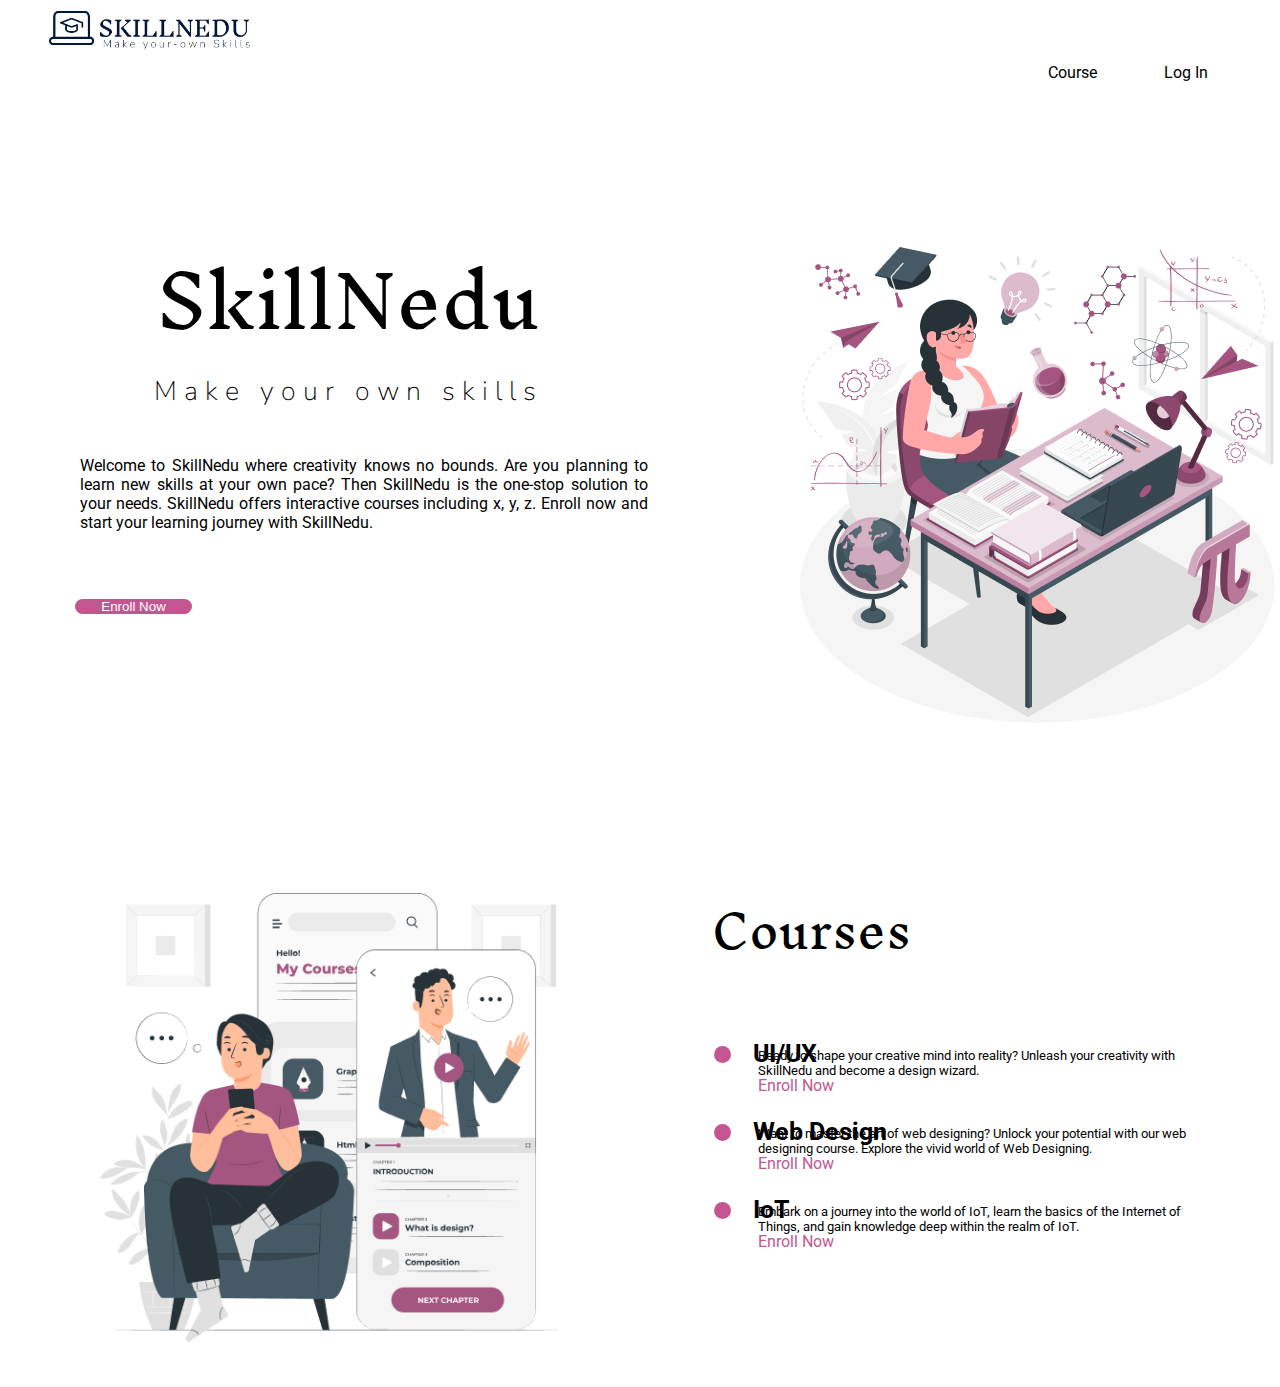
<file: index.html>
<!DOCTYPE html>
<html lang="en">
<head>
    <meta charset="UTF-8">
    <meta name="viewport" content="width=device-width, initial-scale=1.0">
    <title>SkillNedu</title>
    <link rel="preconnect" href="https://fonts.googleapis.com">
    <link rel="preconnect" href="https://fonts.gstatic.com">
    <link href="https://fonts.googleapis.com/css2?family=Inknut+Antiqua:wght@300;400;500;600;700;800;900&family=Josefin+Sans:ital,wght@0,100..700;1,100..700&family=Nunito+Sans:ital,opsz,wght@0,6..12,200..1000;1,6..12,200..1000&family=Open+Sans&family=Poppins:wght@300;400;500;600&family=Roboto&display=swap" rel="stylesheet">
    <link rel="stylesheet" href="https://cdn.jsdelivr.net/npm/bootstrap@5.0.2/dist/css/bootstrap.min.css" integrity="sha384-EVSTQN3/azprG1Anm3QDgpJLIm9Nao0Yz1ztcQTwFspd3yD65VohhpuuCOmLASjC" crossorigin="anonymous">
    <link rel="stylesheet" href="style.css">
    <link rel="website icon" type="png" href="/images/linklogo.png">
</head>
<body>
    <nav class="navbar">
        <div class="nav-main">
            <a href="/index.html" class="navbar-brand">
                <img src="/images/logo.png" alt="Logo" id="logoimage">
            </a>
            <div class="tbar">
                <button class="navbar-toggler" aria-label="Toggle navigation" id="navbar-toggler">
                    <span class="navbar-toggler-icon">&#9776;</span>
                </button>
            </div>
        </div>
        <div id="navbar-menu">
            <ul class="navbar-nav">
                <li class="nav-item">
                    <a class="nav-link" href="#right-side" id="cor">Course</a>
                </li>
                <li class="nav-item">
                    <a class="nav-link" href="/log/login.html" id="login">Log In</a>
                </li>
            </ul>
        </div>
    </nav>

    <section id="course">
        <div class="home">
            <div class="details">
                <div class="title">
                    <h1>SkillNedu</h1>
                    <p>Make your own skills</p>
                </div>
                <p class="para">
                    Welcome to SkillNedu where creativity knows no bounds.
                    Are you planning to learn new skills at your own pace? Then SkillNedu is the one-stop solution to your needs.
                    SkillNedu offers interactive courses including x, y, z.
                    Enroll now and start your learning journey with SkillNedu.
                </p>
                <a href="#"><button class="btn">Enroll Now</button></a>
            </div>
            <img src="/images/home.png" alt="home">
        </div>
    </section>

    <section id="course-details">
        <div class="split-container">
            <div class="left-side">
                <img src="/images/abt.png" alt="Left Image">
            </div>
            <div class="right-side">
                <h1>Courses</h1>
                <a href="/course/ui.html" class="c-a"> 
                    <div class="card">
                        <div class="card-header">
                            <svg xmlns="http://www.w3.org/2000/svg" width="18" height="18" fill="currentColor" class="bi bi-circle-fill" viewBox="0 0 17 17">
                                <circle cx="9" cy="9" r="8"/>
                            </svg>
                            <b>UI/UX</b>
                        </div>
                        <div class="card-body">
                            <p class="card-text">Ready to shape your creative mind into reality? Unleash your creativity with SkillNedu and become a design wizard.</p>
                            <a href="#" class="en">Enroll Now</a>
                        </div>
                    </div>
                </a>
                <a href="/course/web.html" class="c-a">
                    <div class="card">
                        <div class="card-header">
                            <svg xmlns="http://www.w3.org/2000/svg" width="18" height="18" fill="currentColor" class="bi bi-circle-fill" viewBox="0 0 17 17">
                                <circle cx="9" cy="9" r="8"/>
                            </svg>
                            <b>Web Design</b>
                        </div>
                        <div class="card-body">
                            <p class="card-text">Want to master the art of web designing? Unlock your potential with our web designing course. Explore the vivid world of Web Designing.</p>
                            <a href="#" class="en">Enroll Now</a>
                        </div>
                    </div>
                </a>
                <a href="/course/iot.html" class="c-a">
                    <div class="card">
                        <div class="card-header">
                            <svg xmlns="http://www.w3.org/2000/svg" width="18" height="18" fill="currentColor" class="bi bi-circle-fill" viewBox="0 0 17 17">
                                <circle cx="9" cy="9" r="8"/>
                            </svg>
                            <b>IoT</b>
                        </div>
                        <div class="card-body">
                            <p class="card-text">Embark on a journey into the world of IoT, learn the basics of the Internet of Things, and gain knowledge deep within the realm of IoT.</p>
                            <a href="#" class="en">Enroll Now</a>
                        </div>
                    </div>
                </a>
            </div>
        </div>
    </section>

    <script src="main.js"></script>
    <script src="https://cdn.jsdelivr.net/npm/@popperjs/core@2.9.3/dist/umd/popper.min.js" integrity="sha384-eMN6XTg5Up3KlmjS2t5dywzxdwx9nF3sHxP6XpL0I1P5i1jK7h6piuL5kF0e6a9S" crossorigin="anonymous"></script>
    <script src="https://cdn.jsdelivr.net/npm/bootstrap@5.1.0/dist/js/bootstrap.min.js" integrity="sha384-cn7l7gDp0eyB2e5nQ5xdtk1Ir8GgWiG0C/mSVIYIK6OlQV0FNKUR5paJ6S9HR0/f" crossorigin="anonymous"></script>
</body>
</html>
</file>
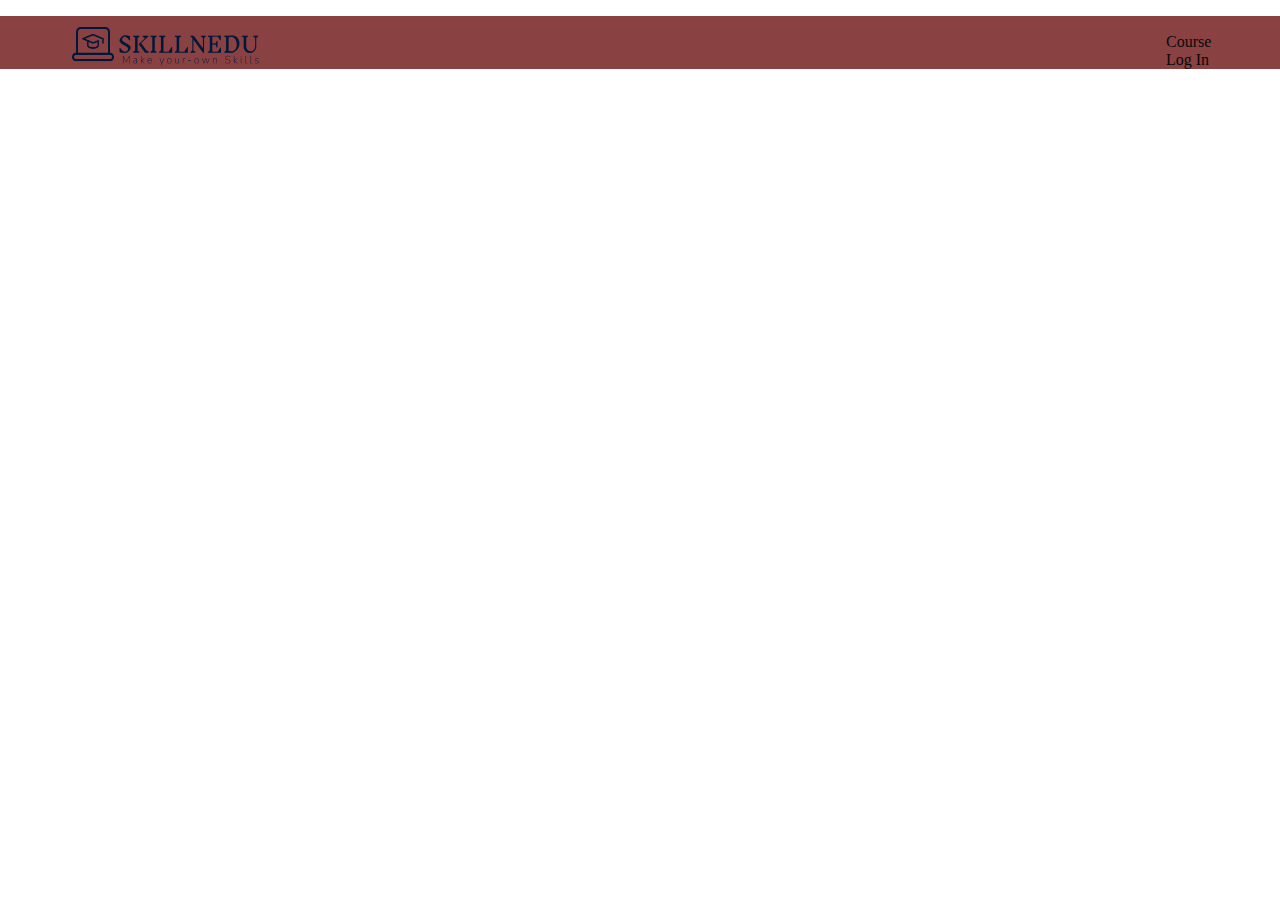
<file: test.html>
<!DOCTYPE html>
<html lang="en">
<head>
    <meta charset="UTF-8">
    <meta name="viewport" content="width=device-width, initial-scale=1.0">
    <title>Document</title>
</head>

<style>
    
    *{
        margin: 0;
        padding: 0;
        
    }
    .navbar{
        margin: 1em;
    }
    .navigation{
        background-color: #894141;
    }
    
    
    
    .logo img{
        height: 56px;
        width: 188px;
    }
    .navbar .logo{
        margin-left: 3.5em;
    }
    .navbar .link{
        margin-top: -2.7em;
        margin-left: 71em;
        
    }
    .link a{
        padding: 14px;
        text-decoration: none;
        color: #090909;
        
    }
    </style>
<body>
    

    <header>
        <div class="navigation">
            <div class="navbar">
                <nav>
                    <div class="logo">
                        <img src="/images/logo.png" alt="">
                    </div>
                    <div class="link">
                        <a href="#course" id="cor" >Course</a>
                        <a href="#" id="login">Log In</a>
                    </div>            
                </nav>
            </div>
        </div>
    </header>



</body>
</html>
</file>
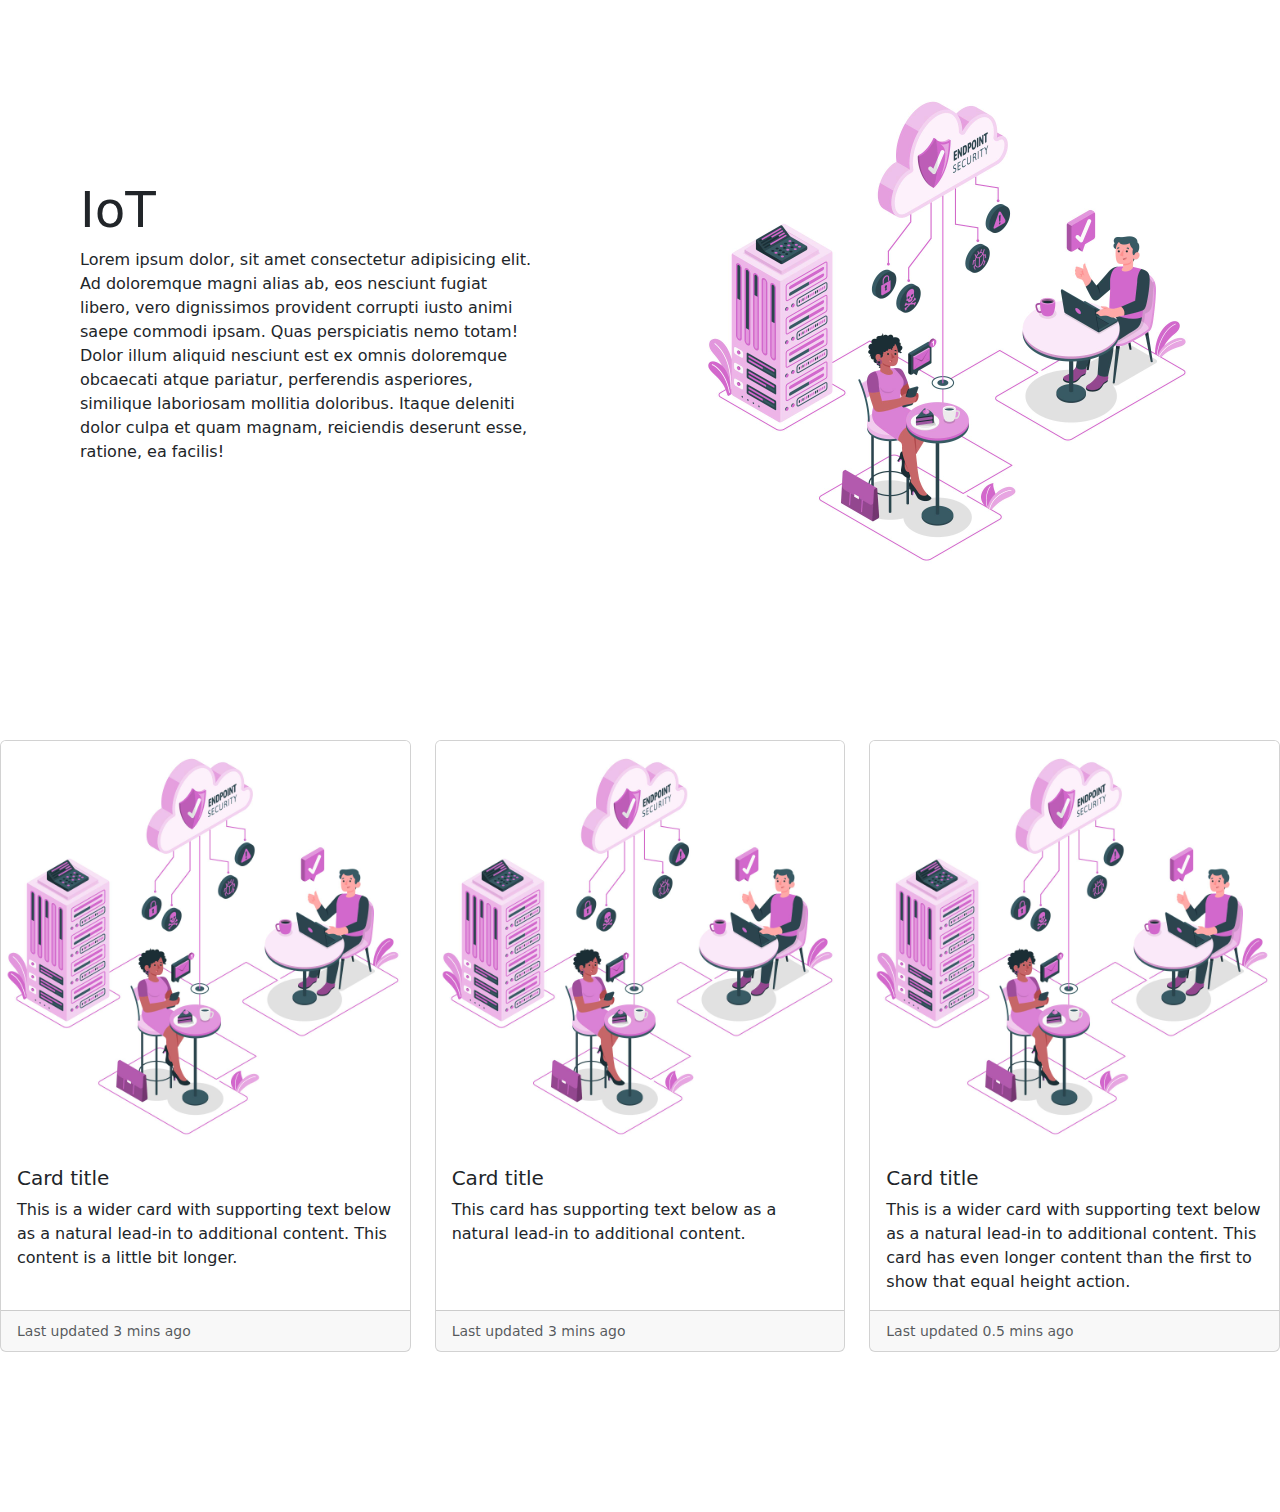
<file: course/iot.html>
<!DOCTYPE html>
<html lang="en">
<head>
    <meta charset="UTF-8">
    <meta name="viewport" content="width=device-width, initial-scale=1.0">
    <title>SkillNedu</title>
    <link rel="website icon" type="png" href="/images/linklogo.png">
    <link href="https://cdn.jsdelivr.net/npm/bootstrap@5.3.3/dist/css/bootstrap.min.css" rel="stylesheet">
    <link rel="stylesheet" href="/root.css">
    <link rel="stylesheet" href="iot.css">
</head>
<body>
   <div class="con">
        <section class="b">
            <div class="l">
                <h2>IoT</h2>
                <p>Lorem ipsum dolor, sit amet consectetur adipisicing elit. Ad doloremque magni alias ab, eos nesciunt fugiat libero, vero dignissimos provident corrupti iusto animi saepe commodi ipsam. Quas perspiciatis nemo totam!
                Dolor illum aliquid nesciunt est ex omnis doloremque obcaecati atque pariatur, perferendis asperiores, similique laboriosam mollitia doloribus. Itaque deleniti dolor culpa et quam magnam, reiciendis deserunt esse, ratione, ea facilis!</p>
            </div>
            <div class="r">
                <img src="/images/web.jpg" alt="" class="rimg">

            </div>
        </section>

        <section class="c">
            <div class="row row-cols-1 row-cols-md-3 g-4">
                <div class="col">
                  <div class="card h-100">
                    <img src="/images/web.jpg" class="card-img-top" alt="...">
                    <div class="card-body">
                      <h5 class="card-title">Card title</h5>
                      <p class="card-text">This is a wider card with supporting text below as a natural lead-in to additional content. This content is a little bit longer.</p>
                    </div>
                    <div class="card-footer">
                      <small class="text-body-secondary">Last updated 3 mins ago</small>
                    </div>
                  </div>
                </div>
                <div class="col">
                  <div class="card h-100">
                    <img src="/images/web.jpg" class="card-img-top" alt="...">
                    <div class="card-body">
                      <h5 class="card-title">Card title</h5>
                      <p class="card-text">This card has supporting text below as a natural lead-in to additional content.</p>
                    </div>
                    <div class="card-footer">
                      <small class="text-body-secondary">Last updated 3 mins ago</small>
                    </div>
                  </div>
                </div>
                <div class="col">
                  <div class="card h-100">
                    <img src="/images/web.jpg" class="card-img-top" alt="...">
                    <div class="card-body">
                      <h5 class="card-title">Card title</h5>
                      <p class="card-text">This is a wider card with supporting text below as a natural lead-in to additional content. This card has even longer content than the first to show that equal height action.</p>
                    </div>
                    <div class="card-footer">
                      <small class="text-body-secondary">Last updated 0.5 mins ago</small>
                    </div>
                  </div>
                </div>
              </div>
        </section>
   </div>



   <script src="https://cdn.jsdelivr.net/npm/bootstrap@5.3.3/dist/js/bootstrap.bundle.min.js"></script>
</body>
</html>
</file>
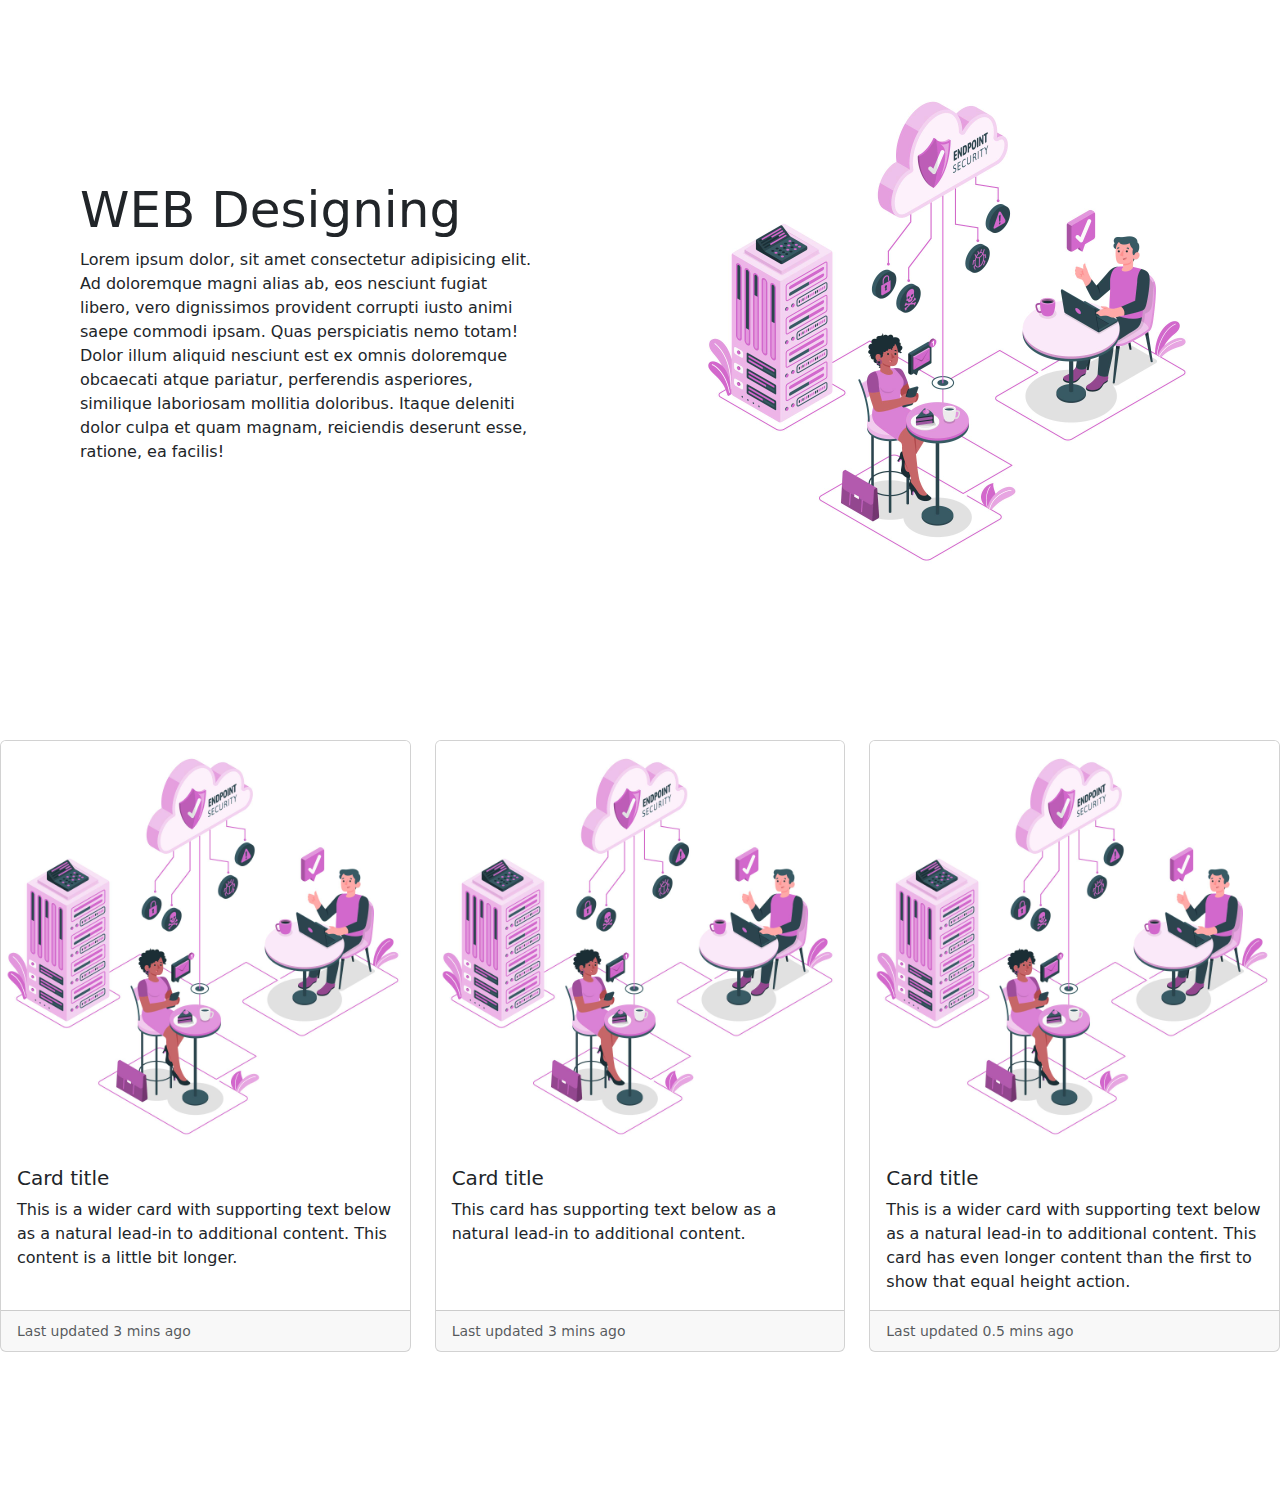
<file: course/web.html>
<!DOCTYPE html>
<html lang="en">
<head>
    <meta charset="UTF-8">
    <meta name="viewport" content="width=device-width, initial-scale=1.0">
    <title>SkillNedu</title>
    <link rel="website icon" type="png" href="/images/linklogo.png">
    <link href="https://cdn.jsdelivr.net/npm/bootstrap@5.3.3/dist/css/bootstrap.min.css" rel="stylesheet">
    <link rel="stylesheet" href="web.css">
</head>
<body>
   <div class="con">
        <section class="b">
            <div class="l">
                <h2>WEB Designing</h2>
                <p>Lorem ipsum dolor, sit amet consectetur adipisicing elit. Ad doloremque magni alias ab, eos nesciunt fugiat libero, vero dignissimos provident corrupti iusto animi saepe commodi ipsam. Quas perspiciatis nemo totam!
                Dolor illum aliquid nesciunt est ex omnis doloremque obcaecati atque pariatur, perferendis asperiores, similique laboriosam mollitia doloribus. Itaque deleniti dolor culpa et quam magnam, reiciendis deserunt esse, ratione, ea facilis!</p>
            </div>
            <div class="r">
                <img src="/images/web.jpg" alt="" class="rimg">

            </div>
        </section>

        <section class="c">
            <div class="row row-cols-1 row-cols-md-3 g-4">
                <div class="col">
                  <div class="card h-100">
                    <img src="/images/web.jpg" class="card-img-top" alt="...">
                    <div class="card-body">
                      <h5 class="card-title">Card title</h5>
                      <p class="card-text">This is a wider card with supporting text below as a natural lead-in to additional content. This content is a little bit longer.</p>
                    </div>
                    <div class="card-footer">
                      <small class="text-body-secondary">Last updated 3 mins ago</small>
                    </div>
                  </div>
                </div>
                <div class="col">
                  <div class="card h-100">
                    <img src="/images/web.jpg" class="card-img-top" alt="...">
                    <div class="card-body">
                      <h5 class="card-title">Card title</h5>
                      <p class="card-text">This card has supporting text below as a natural lead-in to additional content.</p>
                    </div>
                    <div class="card-footer">
                      <small class="text-body-secondary">Last updated 3 mins ago</small>
                    </div>
                  </div>
                </div>
                <div class="col">
                  <div class="card h-100">
                    <img src="/images/web.jpg" class="card-img-top" alt="...">
                    <div class="card-body">
                      <h5 class="card-title">Card title</h5>
                      <p class="card-text">This is a wider card with supporting text below as a natural lead-in to additional content. This card has even longer content than the first to show that equal height action.</p>
                    </div>
                    <div class="card-footer">
                      <small class="text-body-secondary">Last updated 0.5 mins ago</small>
                    </div>
                  </div>
                </div>
              </div>
        </section>
   </div>



   <script src="https://cdn.jsdelivr.net/npm/bootstrap@5.3.3/dist/js/bootstrap.bundle.min.js"></script>
</body>
</html>
</file>
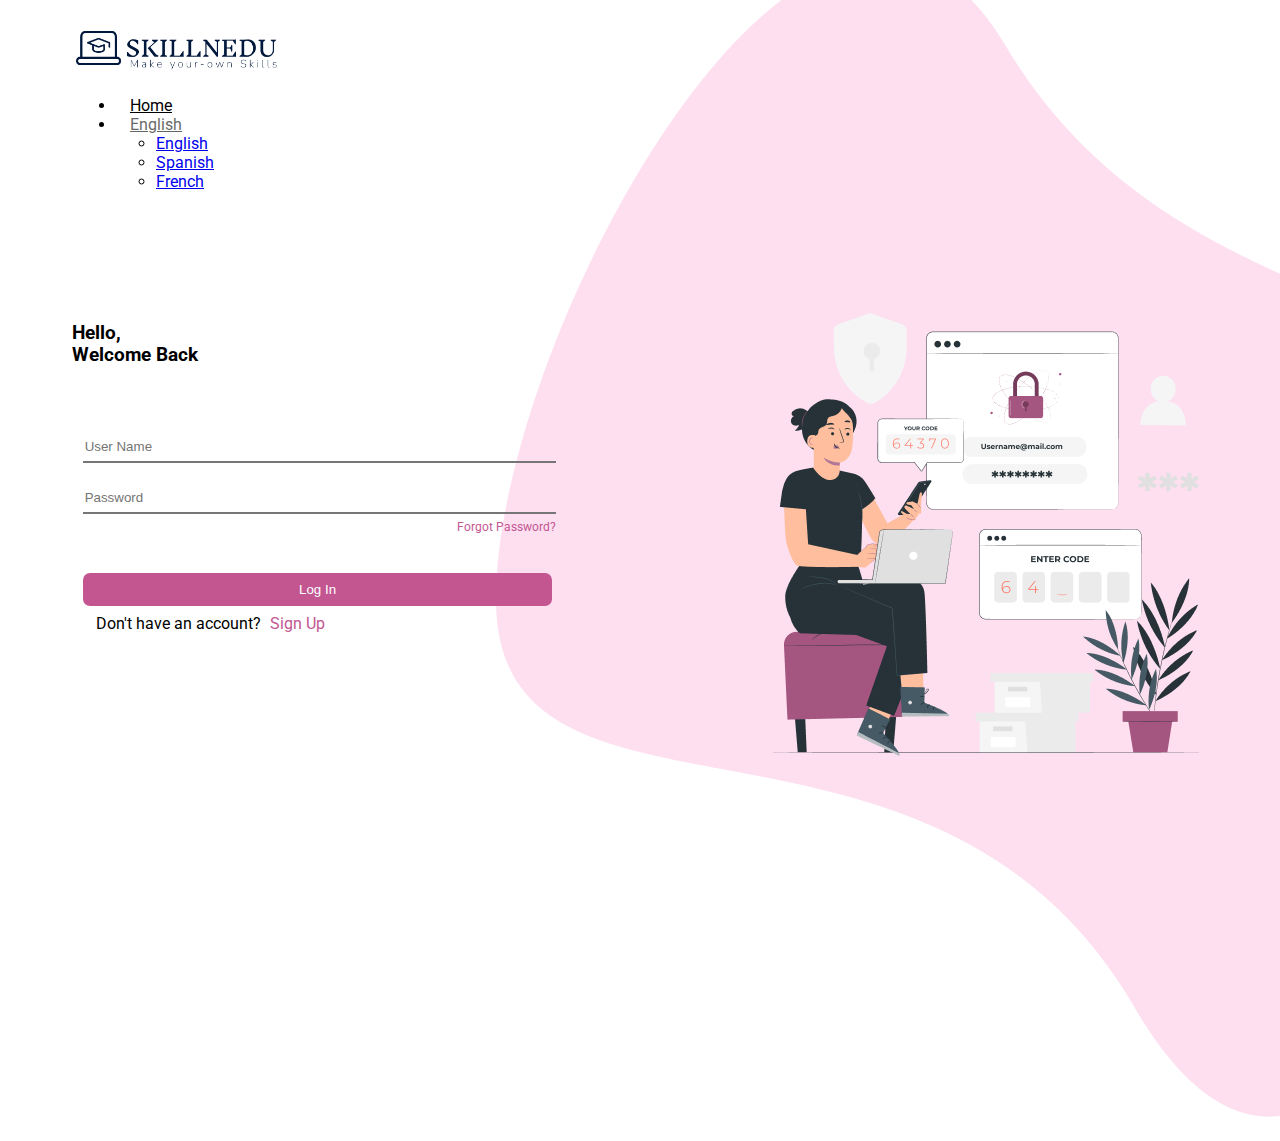
<file: log/login.html>
<!DOCTYPE html>
<html lang="en">
<head>
    <meta charset="UTF-8">
    <meta name="viewport" content="width=device-width, initial-scale=1.0">
    <title>SkillNedu</title>
    <link rel="preconnect" href="https://fonts.googleapis.com">
    <link rel="preconnect" href="https://fonts.gstatic.com" crossorigin>
    <link href="https://fonts.googleapis.com/css2?family=Inknut+Antiqua:wght@300;400;500;600;700;800;900&family=Josefin+Sans:ital,wght@0,100..700;1,100..700&family=Nunito+Sans:ital,opsz,wght@0,6..12,200..1000;1,6..12,200..1000&family=Open+Sans&family=Poppins:wght@300;400;500;600&family=Roboto&display=swap" rel="stylesheet">
    <link href="https://cdn.jsdelivr.net/npm/bootstrap@5.0.2/dist/css/bootstrap.min.css" rel="stylesheet" integrity="sha384-EVSTQN3/azprG1Anm3QDgpJLIm9Nao0Yz1ztcQTwFspd3yD65VohhpuuCOmLASjC" crossorigin="anonymous">
    <link rel="stylesheet" href="https://cdnjs.cloudflare.com/ajax/libs/font-awesome/6.5.2/css/all.min.css" integrity="sha512-SnH5WK+bZxgPHs44uWIX+LLJAJ9/2PkPKZ5QiAj6Ta86w+fsb2TkcmfRyVX3pBnMFcV7oQPJkl9QevSCWr3W6A==" crossorigin="anonymous" referrerpolicy="no-referrer" />
    <link rel="icon" href="/images/linklogo.png" type="image/png">
    <link rel="stylesheet" href="login.css">
</head>
<body>
    <nav class="navbar navbar-expand-lg">
        <div class="container-fluid">
            <a class="navbar-brand" href="/index.html">
                <img src="/images/logo.png" alt="Logo">
            </a>
            <div class="collapse navbar-collapse justify-content-end" id="navbarNav">
                <ul class="navbar-nav">
                    <li class="nav-item">
                        <a class="nav-link" href="/index.html">Home</a>
                    </li>
                    <li class="nav-item dropdown">
                        <a class="nav-link dropdown-toggle disabled" href="#" id="navbarDropdown" role="button" data-bs-toggle="dropdown" aria-expanded="false">
                            English
                        </a>
                        <ul class="dropdown-menu" aria-labelledby="navbarDropdown">
                            <li><a class="dropdown-item" href="#">English</a></li>
                            <li><a class="dropdown-item" href="#">Spanish</a></li>
                            <li><a class="dropdown-item" href="#">French</a></li>
                            <!-- Add more language options as needed -->
                        </ul>
                    </li>
                </ul>
            </div>
        </div>
    </nav>

    <div class="con">
        <div class="left">
            <div class="login">
                <h3>Hello,<br>Welcome Back</h3>
            </div>

            <form>
                <p class="password-container">
                    <input type="text" name="username" id="Username" placeholder="User Name">
                </p>
                <p class="password-container">
                    <input type="password" name="password" id="password" placeholder="Password" aria-describedby="passwordHelpBlock" autocomplete="current-password">
                    <i class="fas fa-eye-slash" id="togglePassword"></i>
                </p>
                
                <a href="#" id="fp">Forgot Password?</a>
                <br>
                <button type="submit" id="submit" class="btn">
                    Log In
                </button>
                <p class="signuptext">Don't have an account? <a href="/log/sign.html">Sign Up</a></p>
            </form>
        </div>

        <div class="right">
            <img src="/images/login.png" alt="login img">
        </div>
    </div>

    <script src="/log/login.js"></script>
</body>
</html>
</file>
<file: style.css>
@import url('https://fonts.googleapis.com/css2?family=Inknut+Antiqua:wght@300;400;500;600;700;800;900&family=Josefin+Sans:ital,wght@0,100..700;1,100..700&family=Nunito+Sans:ital,opsz,wght@0,6..12,200..1000;1,6..12,200..1000&family=Open+Sans&family=Poppins:wght@300;400;500;600&family=Roboto&display=swap');

:root {
    --primary-color: #C35691;
    --primary-black: #000;
    --primary-white: #fff;
}

* {
    margin: 0;
    padding: 0;
    box-sizing: border-box;
}

body {
    padding-bottom: 20px;
    font-family: 'Roboto', sans-serif;
}

.navbar {
    position: fixed;
    width: 100%;
    margin-top: -13em;
    background-color: var(--primary-white);
}

.nav-main {
    display: flex;
    justify-content: space-between;
    padding: 0em 5em 0.2em 5em;
}

.navbar-brand img {
    height: 56px;
    margin-left: -31px;
}

.navbar-toggler {
    display: none;
    background: none;
    border: none;
    font-size: 1.5rem;
    color: var(--primary-color);
    margin-left: 5em;
    cursor: pointer;
}

.navbar-toggler-icon {
    color: var(--primary-color);
}

.navbar-nav {
    display: flex;
    justify-content: flex-end;
    flex-direction: row;
    list-style-type: none;
}

.nav-item {
    margin-right: 1em;
    width: 100px;
}

.nav-link {
    text-decoration: none;
    color: var(--primary-black);
}

.nav-link:hover {
    color: var(--primary-color);
}

.home .details {
    height: 500px;
    width: 600px;
    margin-top: 13em;
    margin-left: 3em;
}

.home .details .title h1 {
    text-align: center;
    font-family: 'Inknut Antiqua', sans-serif;
    font-size: 71px;
    font-weight: lighter;
}

.home .details .title p {
    text-align: center;
    font-family: 'Nunito Sans', sans-serif;
    font-size: 27px;
    font-weight: 100;
    letter-spacing: 7px;
    line-height: 5%;
}

.home .details .para {
    margin-left: 2em;
    margin-top: 4em;
    text-align: justify;
    margin-bottom: 4em;
    font-family: "Roboto", sans-serif;
}

.home img {
    margin-left: 50em;
    margin-top: -40em;
}

.btn {
    margin-left: 2em;
    padding-left: 2em;
    padding-right: 2em;
    color: var(--primary-white);
    border: none;
    border-radius: 20px;
    cursor: pointer;
    transition: background-color 0.3s ease;
    background-color: var(--primary-color);
}

.btn a {
    color: var(--primary-white);
    text-decoration: none;
}

.btn:hover {
    background-color: transparent;
    border: 2px solid var(--primary-color);
    color: var(--primary-color);
}

.btn:focus,
.btn:active {
    outline: none;
    box-shadow: none;
}

#course {
    margin-bottom: 50px;
}

.split-container {
    display: flex;
    align-items: center;
    justify-content: space-around;
    padding: 20px;
}

.left-side {
    flex: 1;
}

.left-side img {
    margin-left: 5em;
    margin-top: 6em;
    height: 450px;
    width: auto;
}

.right-side {
    flex: 1;
    margin-left: 9em;
    font-family: "Roboto", sans-serif;
}

.right-side h1 {
    font-family: "Inknut Antiqua", sans-serif;
    font-size: 45px;
    margin-bottom: 50px;
    font-weight: 300;
}

.card {
    border-radius: 5px;
    padding: 1px;
    margin-bottom: 20px;
    margin-right: 50px;
    border: none;
    transition: transform 0.3s ease;
}

.card:hover {
    transform: translateY(-5px);
    cursor: pointer;
}

.card::before {
    content: '';
    position: absolute;
    top: 0;
    left: 0;
    width: 0;
    height: 100%;
    transition: width 0.5s ease;
}

.card:hover::before {
    width: 100%;
    box-shadow: var(--primary-color) 1px 1px 4px;
    border-radius: 4px;
}

.card-header {
    display: flex;
    align-items: center;
    font-size: 25px;
    background-color: transparent;
    border: none;
}

svg {
    width: 18px;
    height: 18px;
    margin-right: 22px;
    color: var(--primary-color);
}

.card-body {
    margin-left: 45px;
}

.card-body a {
    text-decoration: none;
    color: var(--primary-color);
}

.card-body p {
    font-size: 13px;
}

.card-text {
    margin-top: -20px;
    margin-bottom: -2px;
}

.c-a {
    text-decoration: none;
}

.c-a b,
.c-a p {
    color: black;
}

@media (max-width: 768px) {
    .navbar {
        margin-top: -6em;
        width: 100%;
    }

    #navbar-menu {
        display: none;
    }

    .nav-main {
        padding: 0.5em 1.5em 0.5em 1.5em;
    }

    .navbar-brand img {
        height: 30px;
        margin-left: 0px;
    }

    .navbar-toggler {
        display: inline-flex;
        background: none;
        border: none;
        cursor: pointer;
        font-size: 1.5rem;
        color: var(--primary-color);
        margin-left: 7em;
    }

    .navbar-toggler-icon {
        color: var(--primary-color);
    }
    .navbar-toggler:focus {
        outline: none;
        box-shadow: none;
    }

    .navbar-nav {
        flex-direction: column;
    }

    .nav-item {
        margin-right: 0;
        margin-bottom: 1em;
    }

    .nav-link {
        font-size: 18px;
    }

    .home .details {
        height: auto;
        width: 90%;
        margin-top: 6em;
        margin-left: 1em;
    }

    .home .details .title {
        margin-bottom: 1.5em;
    }

    .home .details .title h1 {
        font-size: 50px;
    }

    .home .details .title p {
        font-size: 18px;
    }

    .home .details .para {
        font-size: 14px;
        margin: auto;
    }

    .home img {
        display: none;
    }

    .btn {
        margin-top: 1em;
        margin-left: 0em;
        padding: 0.5em 1em;
        font-size: 14px;
        border-radius: 6px;
    }

    .split-container {
        flex-direction: column;
        align-items: flex-start;
        padding: 10px;
    }

    .left-side img {
        margin: 0 auto;
        margin-top: -1.5em;
        height: auto;
        width: calc(100% - 18px);
    }

    .right-side {
        margin-left: 1em;
        margin-right: 1em;
        margin-bottom: 1em;
    }

    .right-side h1 {
        font-size: 30px;
        text-align: center;
        margin-top: 4.5em;
    }

    .card {
        margin-right: 0;
        margin-left: -1em;
    }

    .card:hover {
        transform: translateY(-5px);
        margin-left: 0em;
    }

    .card-body {
        margin-left: 2.5em;
        margin-right: 1em;
    }

    .card-header {
        font-size: 20px;
    }

    .card-body p {
        font-size: 12px;
    }

    .card::before {
        display: none;
    }

    .card:hover::before {
        display: none;
    }
}
</file>
<file: root.css>

</file>
<file: course/iot.css>
:root{
    --primary-color: #C35691;
    --primary-black: #000;
    --primary-white: #fff;
}


body{
    margin: 0;
    padding: 0;
}

.con{
    padding-bottom: 10em;

}

.b{
    display:flex;
    justify-content: space-around;
    margin-left: 5em;
    margin-right: 5em;
    align-items: center;
}

.l{
    margin-top: 5em;
    margin-right: 10em;
}
.l h2{
    font-size: 50px;
}

.rimg{
    height: 500px;
    margin-top: 5em;
}

.c /*New section*/
{
    margin-top: 10em;
}

/* Mobile view adjustments */
@media (max-width: 768px) {
    .b {
        flex-direction: column;
        margin-left: 1em;
        margin-right: 1em;
    }

    .l {
        margin-top: 2em;
        margin-right: 0;
        text-align: center;
    }

    .l h2 {
        font-size: 35px;
    }

    .rimg {
        height: auto;
        margin-top: 2em;
        width: 100%;
    }

    .c {
        margin-top: 5em;
    }

    .card-body p.card-text {
        font-size: 14px;
    }

    .card-title {
        font-size: 18px;
    }

    .card-footer {
        text-align: center;
    }
}
</file>
<file: course/web.css>
:root{
    --primary-color: #C35691;
    --primary-black: #000;
    --primary-white: #fff;
}


body{
    margin: 0;
    padding: 0;
    /* background: linear-gradient(135deg, #2a0e4e 0%, #4a0e4e 50%, #ff00ff 100%); */
   
}

.con{
    padding-bottom: 10em;

}

.b{
    display:flex;
    justify-content: space-around;
    margin-left: 5em;
    margin-right: 5em;
    align-items: center;
}

.l{
    margin-top: 5em;
    margin-right: 10em;
}
.l h2{
    font-size: 50px;
}

.rimg{
    height: 500px;
    margin-top: 5em;
}

.c /*New section*/
{
    margin-top: 10em;
}


/* Mobile view adjustments */
@media (max-width: 768px) {
    .b {
        flex-direction: column;
        margin-left: 1em;
        margin-right: 1em;
    }

    .l {
        margin-top: 2em;
        margin-right: 0;
        text-align: center;
    }

    .l h2 {
        font-size: 35px;
    }

    .rimg {
        height: auto;
        margin-top: 2em;
        width: 100%;
    }

    .c {
        margin-top: 5em;
    }

    .card-body p.card-text {
        font-size: 14px;
    }

    .card-title {
        font-size: 18px;
    }

    .card-footer {
        text-align: center;
    }
}
</file>
<file: log/login.css>
@import url('https://fonts.googleapis.com/css2?family=Roboto:ital,wght@0,100;0,300;0,400;0,500;0,700;0,900;1,100;1,300;1,400;1,500;1,700;1,900&display=swap');

:root {
    --primary-color: #C35691;
    --primary-black: #000;
    --primary-white: #fff;
}

body {
    overflow: hidden;
    margin: 0;
    font-family: "Roboto", sans-serif;
}

.navbar {
    padding: 20px;
    margin-right: 5.5em;
    margin-left: 3.5em;
    position: relative; /* Ensure navbar is in front */
    z-index: 999; /* Ensure navbar is on top */
}

.navbar-brand img {
    height: 56px;
    width: auto; /* Maintain aspect ratio */
}


.nav-link {
    padding: 14px;
    color: var(--primary-black);
}

.nav-link.disabled {
    pointer-events: none;
    opacity: 0.6;
}

.nav-link:hover {
    color: var(--primary-color);
}

.con {
    display: flex;
    justify-content: space-between; /* Space between items */
    padding: 20px;
    position: relative; /* Relative position */
    z-index: 1; /* Ensure content appears above background */
}


.right {
    margin-right: -18em; 
    margin-top: -18em;
}

.right img {
    max-width: 100%; /* Ensure the image does not overflow */
    height: auto; /* Maintain aspect ratio */
    object-fit: cover; /* Cover the container */
}

.left {
    margin-left: 20px;
    z-index: 1;
}

.login h3 {
    font-weight: bold;
    margin-left: 1.7em;
    margin-top: 4em;
}

form {
    margin-top: 4.5em;
    margin-left: 1em;
}

form input {
    display: block;
    padding-bottom: 0.5em;
    margin: 2em;
    width: calc(175% - 1px);
    border-top: 0;
    border-left: 0;
    border-right: 0;
    color: var(--primary-color);
    outline: none;
    background-color: transparent;
}

form input:hover {
    border-color: var(--primary-color);
}

form a {
    text-decoration: none;
    color: var(--primary-color);
    margin-left: 3em;
    font-size: 12px;
}

.password-container {
    position: relative;
}

.password-container input {
    width: calc(175% - 1px);
}

#togglePassword {
    position: absolute;
    top: 50%;
    right: -225px;
    transform: translateY(-50%);
    cursor: pointer;
}

#fp {
    position: relative;
    top: -25px;
    right: -365px;
}

.btn {
    height: 2.5em;
    width: calc(175% - 1px);
    border-radius: 7px;
    border: none;
    background: var(--primary-color);
    color: var(--primary-white);
    margin-left: 2em;
    margin-top: 1em;
}

.btn:hover {
    background-color: transparent;
    height: 40px;
    border: 2px solid var(--primary-color);
    color: var(--primary-color);
    font-weight: 500;
}

.btn:focus,
.btn:active {
    outline: none;
    box-shadow: none;
}

.signuptext {
    margin-left: 2.5em;
    margin-top: 0.5em;
}

.signuptext a {
    text-decoration: none;
    color: var(--primary-color);
    margin-left: 5px;
    font-size: 16px;
}

.signuptext a:hover {
    color: var(--primary-black);
}

@media (max-width: 768px) {
    .navbar {
        padding: 10px;
        margin-right: 2.5em;
        background-color: var(--primary-white);
        margin-left: 0em;
    }

    .navbar-brand img {
        height: 30px;
    }

    .con {
        display: block;
        padding: 20px;
    }

    .right {
        display: none;
    }

    .left {
        margin-left: 0;
        flex: 1;
    }

    .login h3 {
        margin-left: 0;
        margin-top: 6em;
        text-align: center;
    }

    form {
        margin-top: 2.5em;
        margin-left: 0em;
    }

    form input {
        margin: 0em;
        text-align: left;
        padding: 0em;
    }

    form a {
        margin: 0.5em auto;
        text-align: center;
    }

    #togglePassword {
        right: 15px;
    }

    #fp {
        top: -10px;
        left: 1px;
    }

    .btn {
        height: calc(100% - 1px);
        width: calc(100% - 1px);
        border-radius: 7px;
        margin-left: 0em;
        margin-top: 1em;
    }

    .signuptext {
        margin-left: 0;
        text-align: center;
    }
}
</file>
